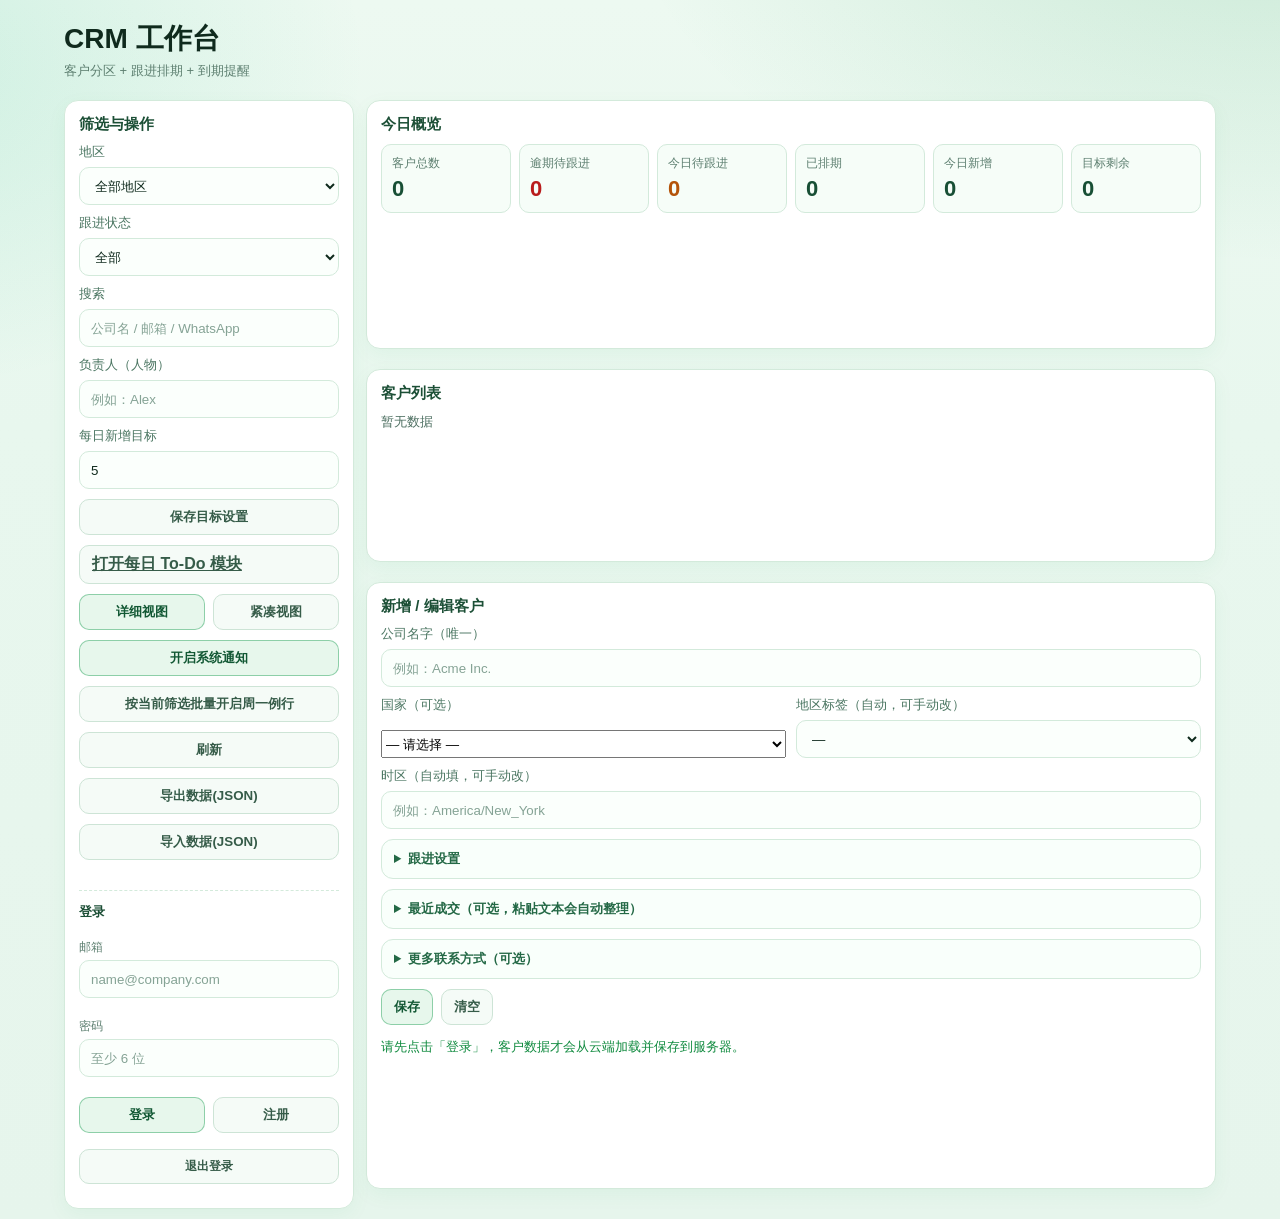
<file: index.html>
<!doctype html>
<html lang="zh-CN">
  <head>
    <meta charset="UTF-8" />
    <meta name="viewport" content="width=device-width, initial-scale=1.0" />
    <title>CRM</title>
    <meta http-equiv="refresh" content="0; url=./backend/static/index.html?v=20260428h" />
    <script>
      location.replace("./backend/static/index.html?v=20260428h");
    </script>
  </head>
  <body>
    <p>正在跳转到 CRM 页面...</p>
    <p><a href="./backend/static/index.html?v=20260428h">如果没有自动跳转，点这里</a></p>
  </body>
 </html>
</file>
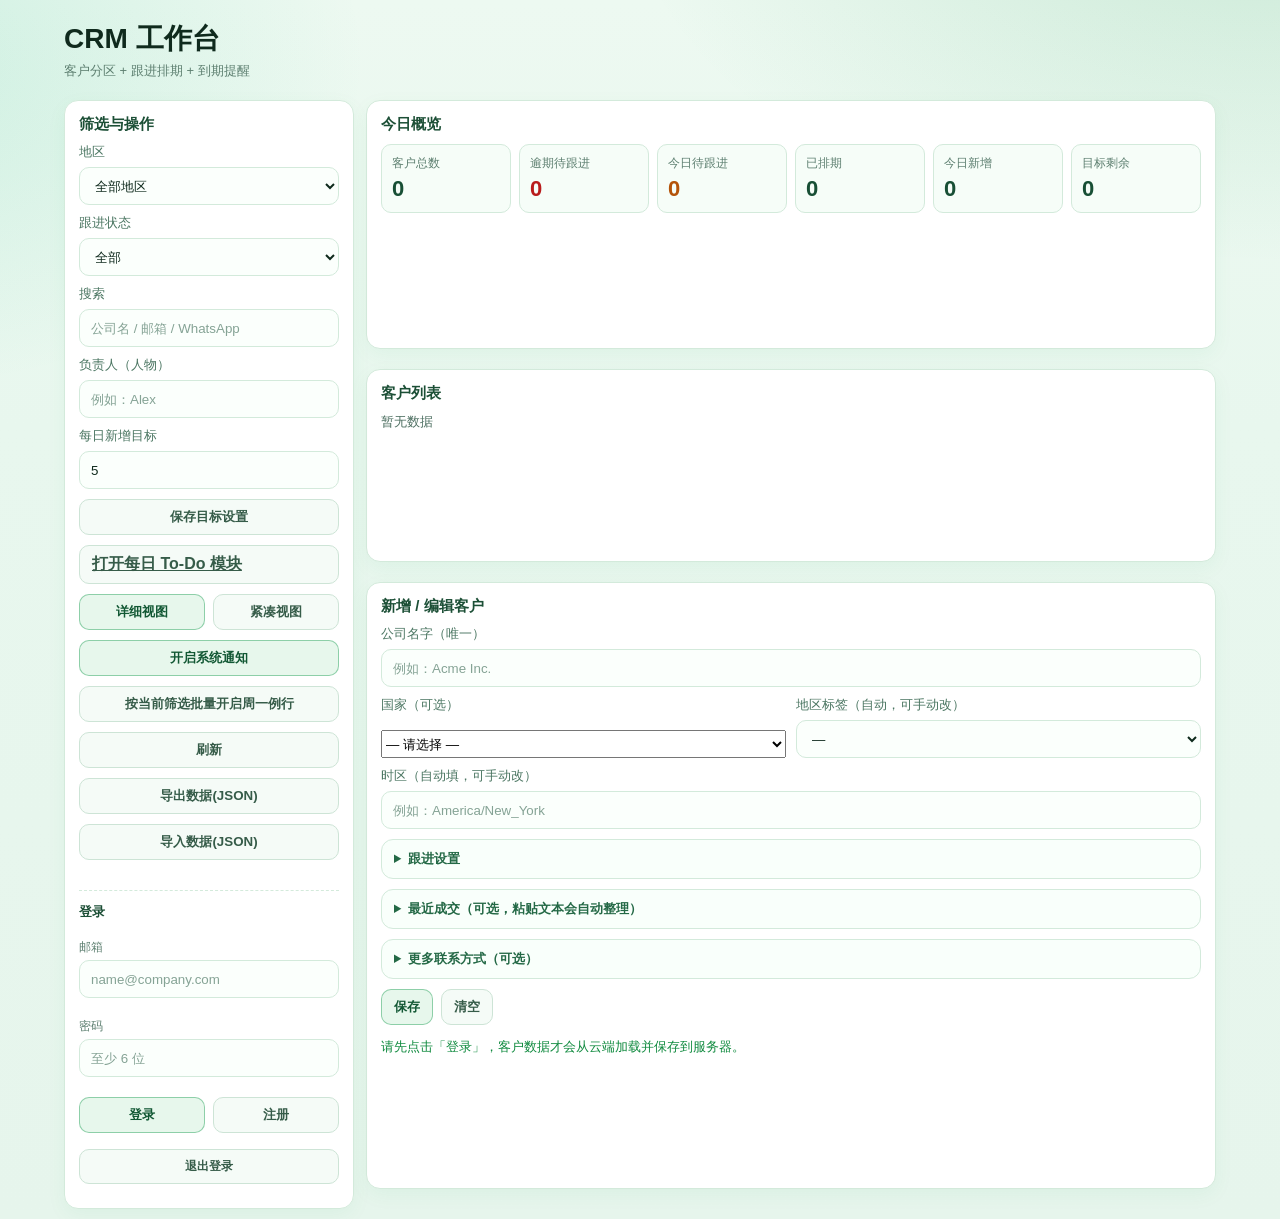
<file: backend/static/index.html>
<!doctype html>
<html lang="zh-CN">
  <head>
    <meta charset="UTF-8" />
    <meta name="viewport" content="width=device-width, initial-scale=1.0" />
    <meta http-equiv="Cache-Control" content="no-cache, no-store, must-revalidate" />
    <meta http-equiv="Pragma" content="no-cache" />
    <meta http-equiv="Expires" content="0" />
    <title>CRM（公司）- 上班时间提醒</title>
    <script>
      (function () {
        try {
          var t = Date.parse(document.lastModified);
          window.__CRM_ASSET_V =
            (!Number.isNaN(t) ? String(t) : String(Date.now())) + "-v6";
        } catch (e) {
          window.__CRM_ASSET_V = String(Date.now()) + "-v6";
        }
        document.write(
          '<link rel="stylesheet" href="./styles.css?v=' +
            encodeURIComponent(window.__CRM_ASSET_V) +
            '">'
        );
      })();
    </script>
  </head>
  <body>
    <main class="wrap">
      <header class="header">
        <div>
          <h1>CRM 工作台</h1>
          <p class="sub">客户分区 + 跟进排期 + 到期提醒</p>
        </div>
      </header>

      <section class="app-shell">
        <aside class="panel sidebar">
          <h2>筛选与操作</h2>
          <div class="sidebar-block">
            <label>
              地区
              <select id="regionFilter" class="select">
                <option value="">全部地区</option>
                <option value="东南亚">东南亚</option>
                <option value="南亚">南亚</option>
                <option value="欧美澳">欧美澳</option>
                <option value="中东">中东</option>
                <option value="中亚">中亚</option>
                <option value="非洲">非洲</option>
                <option value="中南美">中南美</option>
              </select>
            </label>
            <label>
              跟进状态
              <select id="followStatusFilter" class="select">
                <option value="">全部</option>
                <option value="overdue">逾期</option>
                <option value="today">今日待跟进</option>
                <option value="scheduled">已排期</option>
                <option value="none">未设置</option>
              </select>
            </label>
            <label>
              搜索
              <input id="search" class="input" placeholder="公司名 / 邮箱 / WhatsApp" />
            </label>
          </div>
          <div class="sidebar-block">
            <label>
              负责人（人物）
              <input id="ownerName" class="input" placeholder="例如：Alex" />
            </label>
            <label>
              每日新增目标
              <input id="dailyTarget" class="input" type="number" min="1" step="1" value="5" />
            </label>
            <button id="btnSaveDailySettings" class="btn btn-secondary">保存目标设置</button>
          </div>
          <div class="sidebar-block">
            <a id="crmNavTodo" class="btn btn-secondary" href="./todo.html">打开每日 To-Do 模块</a>
            <div class="view-toggle">
              <button id="btnViewDetailed" class="btn">详细视图</button>
              <button id="btnViewCompact" class="btn btn-secondary">紧凑视图</button>
            </div>
            <button id="btnEnableNotif" class="btn">开启系统通知</button>
            <button id="btnBatchEnableMonday" class="btn btn-secondary">按当前筛选批量开启周一例行</button>
            <button id="btnRefresh" class="btn btn-secondary">刷新</button>
            <button id="btnExportData" class="btn btn-secondary">导出数据(JSON)</button>
            <button id="btnImportData" class="btn btn-secondary">导入数据(JSON)</button>
            <input id="importDataFile" type="file" accept="application/json" style="display:none;" />
          </div>
          <div class="sidebar-block sidebar-cloud">
            <h3 class="sidebar-subh">登录</h3>
            <label class="label-compact"
              >邮箱
              <input
                id="crmLoginEmail"
                class="input"
                type="email"
                inputmode="email"
                placeholder="name@company.com"
                autocomplete="email"
              />
            </label>
            <label class="label-compact"
              >密码
              <input
                id="crmLoginPassword"
                class="input"
                type="password"
                placeholder="至少 6 位"
                autocomplete="current-password"
              />
            </label>
            <div class="auth-btn-row">
              <button type="button" id="btnAuthLogin" class="btn">登录</button>
              <button type="button" id="btnAuthRegister" class="btn btn-secondary">注册</button>
            </div>
            <button type="button" id="btnAuthLogout" class="btn btn-secondary btn-compact">退出登录</button>
          </div>
        </aside>

        <div class="main-content">
          <section class="panel">
            <h2>今日概览</h2>
            <div class="stats-grid">
              <div class="stat-card">
                <div class="stat-label">客户总数</div>
                <div id="statTotal" class="stat-value">0</div>
              </div>
              <div class="stat-card">
                <div class="stat-label">逾期待跟进</div>
                <div id="statOverdue" class="stat-value danger">0</div>
              </div>
              <div class="stat-card">
                <div class="stat-label">今日待跟进</div>
                <div id="statToday" class="stat-value warn">0</div>
              </div>
              <div class="stat-card">
                <div class="stat-label">已排期</div>
                <div id="statScheduled" class="stat-value">0</div>
              </div>
              <div class="stat-card">
                <div class="stat-label">今日新增</div>
                <div id="statTodayNew" class="stat-value">0</div>
              </div>
              <div class="stat-card">
                <div class="stat-label">目标剩余</div>
                <div id="statGoalLeft" class="stat-value">0</div>
              </div>
            </div>
            <p id="dailyGoalHint" class="sub"></p>
          </section>

          <section class="panel">
            <h2>客户列表</h2>
            <div id="listDetailLayout" class="list-detail-layout">
              <div id="list" class="list"></div>
              <aside id="detailPanel" class="detail-side" style="display:none;">
                <h2>客户详情</h2>
                <div id="detailContent" class="detail-grid"></div>
                <div class="form-actions" style="margin-top:10px;">
                  <button id="btnDetailEdit" class="btn btn-secondary" type="button">编辑此客户</button>
                </div>
              </aside>
            </div>
          </section>

          <section id="editPanel" class="panel">
        <h2>新增 / 编辑客户</h2>
        <form id="companyForm" class="form">
          <input type="hidden" id="id" />

          <label>
            公司名字（唯一）
            <input id="name" required maxlength="255" placeholder="例如：Acme Inc." />
          </label>

          <div class="grid2">
            <label>
              国家（可选）
              <select id="country_code">
                <option value="">— 请选择 —</option>
              </select>
            </label>
            <label>
              地区标签（自动，可手动改）
              <select id="region" class="select">
                <option value="">—</option>
                <option value="东南亚">东南亚</option>
                <option value="南亚">南亚</option>
                <option value="欧美澳">欧美澳</option>
                <option value="中东">中东</option>
                <option value="中亚">中亚</option>
                <option value="非洲">非洲</option>
                <option value="中南美">中南美</option>
              </select>
            </label>
          </div>

          <label>
            时区（自动填，可手动改）
            <input id="timezone" list="tzlist" required maxlength="64" placeholder="例如：America/New_York" />
            <datalist id="tzlist"></datalist>
          </label>

          <details class="details">
            <summary>跟进设置</summary>
            <div class="details-body">
              <div class="grid2">
                <label>
                  跟进阶段
                  <select id="follow_up_stage" class="select">
                    <option value="新线索">新线索（1天）</option>
                    <option value="已联系">已联系（3天）</option>
                    <option value="需求确认">需求确认（3天）</option>
                    <option value="已报价">已报价（2天）</option>
                    <option value="谈判中">谈判中（2天）</option>
                    <option value="成交">成交（30天回访）</option>
                    <option value="暂停">暂停（不提醒）</option>
                  </select>
                </label>
                <label>
                  下次跟进时间
                  <input id="next_follow_up_at" type="datetime-local" />
                </label>
              </div>
              <label>
                最近跟进时间
                <input id="last_follow_up_at" type="datetime-local" />
              </label>
              <div class="grid2">
                <label>
                  跟进渠道
                  <select id="last_follow_up_channel" class="select">
                    <option value="">— 请选择 —</option>
                    <option value="领英私信">领英私信</option>
                    <option value="WhatsApp">WhatsApp</option>
                    <option value="邮件">邮件</option>
                    <option value="电话">电话</option>
                    <option value="其他">其他</option>
                  </select>
                </label>
                <label>
                  跟进备注
                  <textarea id="last_follow_up_note" rows="2" placeholder="记录本次跟进内容..."></textarea>
                </label>
              </div>
              <div class="grid2">
                <label>
                  周一例行
                  <select id="monday_routine_enabled" class="select">
                    <option value="">关闭</option>
                    <option value="1">开启（每周一）</option>
                  </select>
                </label>
                <label>
                  下次周一例行时间
                  <input id="monday_next_follow_up_at" type="datetime-local" />
                </label>
              </div>
              <label>
                周一例行最近时间
                <input id="monday_last_follow_up_at" type="datetime-local" />
              </label>
              <label>
                周一例行最近备注
                <textarea id="monday_last_follow_up_note" rows="2" placeholder="例如：发行业研视频"></textarea>
              </label>
            </div>
          </details>

          <details class="details">
            <summary>最近成交（可选，粘贴文本会自动整理）</summary>
            <div class="details-body">
              <label>
                粘贴文本
                <textarea id="last_won_raw" rows="3" placeholder="把成交信息整段复制粘贴到这里，例如：&#10;2026/03/20 HS: 390120 数量 500kg 单价 $1.2/kg 供应商：ABC"></textarea>
              </label>

              <div class="grid2">
                <label>
                  成交时间（解析结果）
                  <input id="last_won_time" type="datetime-local" />
                </label>
                <label>
                  供应商（解析结果）
                  <input id="last_won_supplier" placeholder="例如：ABC" />
                </label>
              </div>

              <div class="grid2">
                <label>
                  海关编码（HS，解析结果）
                  <input id="last_won_product" placeholder="例如：390120" />
                </label>
                <label>
                  数量（吨，解析结果）
                  <input id="last_won_qty" placeholder="例如：0.5吨" />
                </label>
              </div>

              <label>
                单价（每吨，解析结果）
                <input id="last_won_unit_price" placeholder="例如：1200 USD/吨" />
              </label>
            </div>
          </details>

          <details class="details">
            <summary>更多联系方式（可选）</summary>
            <div class="details-body">
              <label>
                领英链接（可选）
                <input id="linkedin_url" maxlength="512" placeholder="https://www.linkedin.com/company/..." />
              </label>

              <label>
                官网链接（可选）
                <input id="website_url" maxlength="512" placeholder="https://example.com" />
              </label>

              <div class="grid2">
                <label>
                  邮箱（可选）
                  <input id="email" maxlength="255" placeholder="name@example.com" />
                </label>
                <label>
                  WhatsApp（可选）
                  <input id="whatsapp" maxlength="64" placeholder="+14155552671" />
                </label>
              </div>
              <label>
                微信（可选）
                <input id="wechat" maxlength="128" placeholder="微信号 / WeChat ID" />
              </label>
            </div>
          </details>

          <div class="form-actions">
            <button class="btn" type="submit">保存</button>
            <button class="btn btn-secondary" id="btnReset" type="button">清空</button>
          </div>
          <p id="formMsg" class="msg"></p>
        </form>
          </section>
        </div>
      </section>
    </main>

    <script>
      window.CRM_API_BASE = "https://crm-sync.onrender.com";
      window.__CRM_ASSET_V = "20260428m";
      var a = document.getElementById("crmNavTodo");
      if (a) a.href = "./todo.html?v=20260428m";
    </script>
    <script src="./app.js?v=20260512e"></script>
  </body>
</html>
</file>
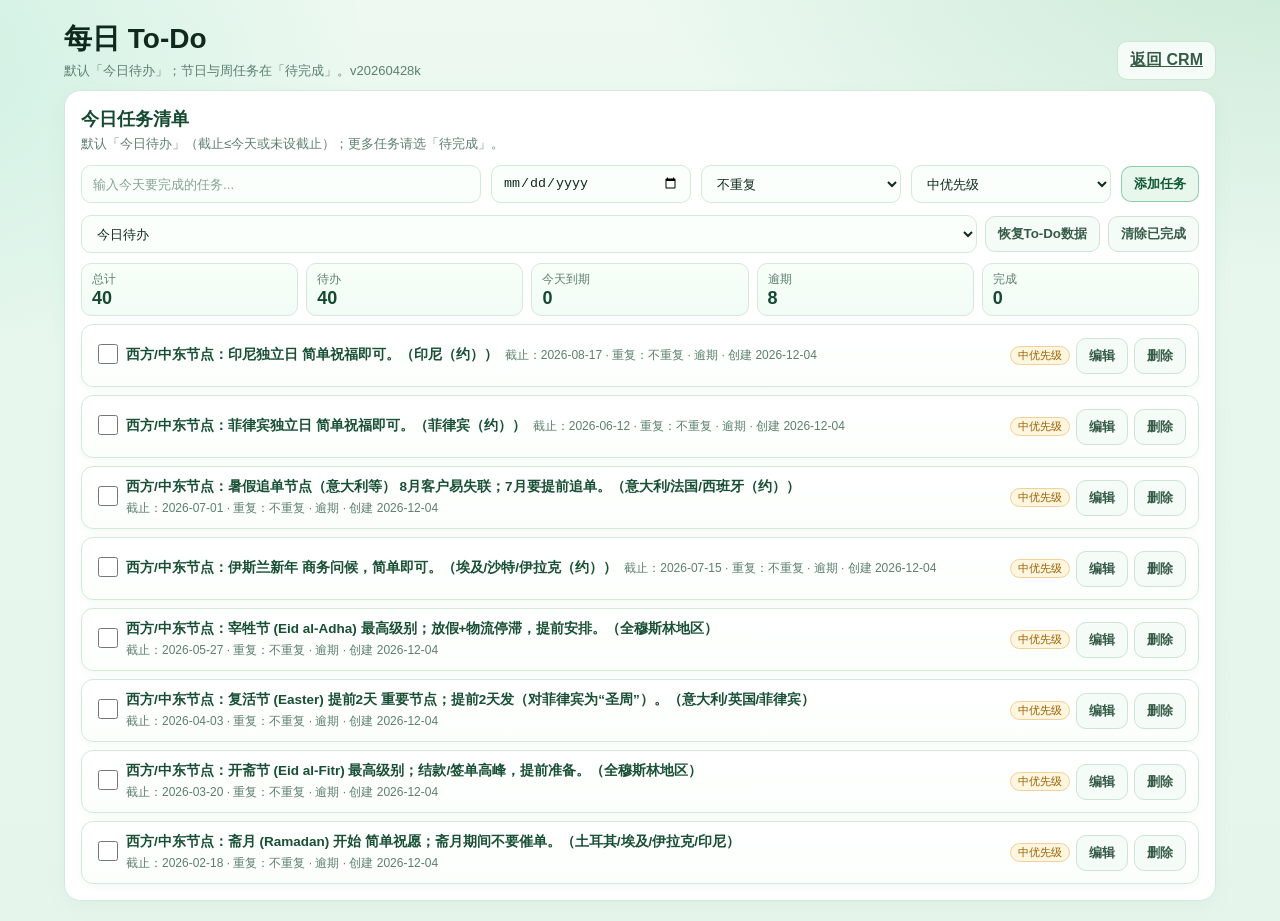
<file: backend/static/todo.html>
<!doctype html>
<html lang="zh-CN">
  <head>
    <meta charset="UTF-8" />
    <meta name="viewport" content="width=device-width, initial-scale=1.0" />
    <title>每日 To-Do</title>
    <meta http-equiv="Cache-Control" content="no-cache, no-store, must-revalidate" />
    <meta http-equiv="Pragma" content="no-cache" />
    <meta http-equiv="Expires" content="0" />
    <script>window.__CRM_ASSET_V = "20260428m";</script>
    <link rel="stylesheet" href="./styles.css?v=20260428m" />
  </head>
  <body>
    <main class="wrap">
      <header class="header">
        <div>
          <h1>每日 To-Do</h1>
          <p class="sub">默认「今日待办」；节日与周任务在「待完成」。v20260428k</p>
        </div>
        <a id="crmNavBack" class="btn btn-secondary" href="./index.html">返回 CRM</a>
      </header>

      <section class="panel todo-panel">
        <div class="todo-headline">
          <h2>今日任务清单</h2>
          <p class="sub">默认「今日待办」（截止≤今天或未设截止）；更多任务请选「待完成」。</p>
        </div>
        <form id="todoForm" class="todo-form">
          <input id="todoText" class="input" maxlength="160" placeholder="输入今天要完成的任务..." required />
          <input id="todoDueDate" class="input" type="date" />
          <select id="todoRepeat" class="select">
            <option value="none" selected>不重复</option>
            <option value="daily">每天</option>
            <option value="workday">工作日</option>
            <option value="weekly">每周</option>
            <option value="monthly">每月</option>
          </select>
          <select id="todoPriority" class="select">
            <option value="high">高优先级</option>
            <option value="medium" selected>中优先级</option>
            <option value="low">低优先级</option>
          </select>
          <div class="todo-form-actions">
            <button id="btnTodoAdd" class="btn" type="submit">添加任务</button>
            <button id="btnTodoCancelEdit" class="btn btn-secondary" type="button" hidden>取消编辑</button>
          </div>
        </form>

        <div class="todo-toolbar">
          <select id="todoFilter" class="select">
            <option value="today_do" selected>今日待办</option>
            <option value="all">全部</option>
            <option value="pending">待完成</option>
            <option value="today">今天到期</option>
            <option value="overdue">已逾期</option>
            <option value="done">已完成</option>
          </select>
          <button id="btnTodoRestore" class="btn btn-secondary" type="button">恢复To-Do数据</button>
          <button id="btnTodoClearDone" class="btn btn-secondary" type="button">清除已完成</button>
        </div>

        <div class="todo-stats-cards">
          <div class="todo-stat-card"><span>总计</span><strong id="todoStatTotal">0</strong></div>
          <div class="todo-stat-card"><span>待办</span><strong id="todoStatPending">0</strong></div>
          <div class="todo-stat-card"><span>今天到期</span><strong id="todoStatToday">0</strong></div>
          <div class="todo-stat-card"><span>逾期</span><strong id="todoStatOverdue">0</strong></div>
          <div class="todo-stat-card"><span>完成</span><strong id="todoStatDone">0</strong></div>
        </div>
        <div id="todoList" class="todo-list"></div>
      </section>
    </main>

    <script>
      (function () {
        var a = document.getElementById("crmNavBack");
        if (a) a.href = "./index.html?v=" + encodeURIComponent(window.__CRM_ASSET_V || "0");
      })();
    </script>
    <script src="./todo.js?v=20260428m" defer></script>
  </body>
 </html>
</file>
<file: backend/static/styles.css>
:root{
  --bg:#effaf3;
  --panel:#ffffff;
  --panel-soft:#f6fdf8;
  --text:#0f2a1d;
  --muted:#5d7f70;
  --line:#d3eadb;
  --accent:#1f9d55;
  --good:#159947;
  --bad:#7a8f85;
}

*{box-sizing:border-box}
body{
  margin:0;
  font-family:"Segoe UI","PingFang SC","Microsoft YaHei",Arial,sans-serif;
  color:var(--text);
  background:
    radial-gradient(1200px 700px at 100% -10%, rgba(31,157,85,.18), transparent 55%),
    radial-gradient(900px 600px at -10% 5%, rgba(16,185,129,.14), transparent 55%),
    linear-gradient(180deg,#edf9f1 0%,#e8f7ee 35%,#e6f5ec 100%);
}

.wrap{max-width:1180px;margin:20px auto;padding:0 14px}
.header{display:flex;align-items:flex-end;justify-content:space-between;gap:12px;margin-bottom:10px}
h1{margin:0;font-size:28px}
.sub{margin:4px 0 0;color:var(--muted);font-size:13px}

.app-shell{display:grid;grid-template-columns:290px 1fr;gap:12px}
.sidebar{position:sticky;top:12px;align-self:stretch;display:flex;flex-direction:column;min-height:0;height:100%}
.sidebar-block{display:grid;gap:10px;margin-bottom:10px}
.main-content{display:grid;gap:0}

.panel{
  background:var(--panel);
  border:1px solid var(--line);
  border-radius:14px;
  padding:14px;
  margin:10px 0;
  box-shadow:0 6px 20px rgba(21,153,71,.05);
}
.panel-focus{
  box-shadow:0 0 0 3px rgba(31,157,85,.22), 0 10px 24px rgba(21,153,71,.12);
  border-color:#7fc8a0;
}
h2{margin:0 0 10px;font-size:15px;color:#1c4f36}
.sidebar-subh{margin:0 0 8px;font-size:13px;font-weight:700;color:#1c4f36}
.sidebar-cloud .label-compact{display:block;font-size:12px;color:var(--muted);margin-top:10px}
.sidebar-cloud .label-compact:first-of-type{margin-top:0}
.sidebar-cloud .label-compact .input{margin-top:4px}
.btn-compact{margin-top:6px;padding:6px 10px;font-size:12px;width:100%}
.sidebar-cloud{margin-top:auto;padding-top:12px;border-top:1px dashed var(--line)}
.auth-btn-row{display:grid;grid-template-columns:1fr 1fr;gap:8px;margin-top:10px}

.stats-grid{display:grid;grid-template-columns:repeat(6,minmax(0,1fr));gap:8px}
.stat-card{border:1px solid var(--line);background:var(--panel-soft);border-radius:10px;padding:10px}
.stat-label{font-size:12px;color:var(--muted)}
.stat-value{font-size:22px;font-weight:700;margin-top:4px;color:#184f35}
.stat-value.warn{color:#b45309}
.stat-value.danger{color:#b91c1c}

.view-toggle{display:grid;grid-template-columns:1fr 1fr;gap:8px}
.input,.select,input,textarea{
  width:100%;
  min-height:38px;
  padding:8px 11px;
  border-radius:10px;
  border:1px solid var(--line);
  background:#fbfffc;
  color:var(--text);
}
textarea{min-height:78px;resize:vertical}
.input::placeholder,input::placeholder,textarea::placeholder{color:#85a395}
input:focus,textarea:focus,.input:focus,.select:focus{
  outline:2px solid rgba(31,157,85,.2);
  border-color:rgba(31,157,85,.55);
}

.btn{
  appearance:none;
  border:1px solid rgba(31,157,85,.45);
  background:#e7f7ec;
  color:#125834;
  padding:8px 12px;
  border-radius:10px;
  cursor:pointer;
  font-weight:700;
}
.btn:hover{background:#d6f2df}
.btn-secondary{
  border:1px solid #cde4d6;
  background:#f5fbf7;
  color:#365c49;
}
.btn-secondary:hover{background:#edf8f1}

.form{display:grid;gap:10px}
label{display:grid;gap:6px;color:#4b7662;font-size:12.5px}
.grid2{display:grid;gap:10px;grid-template-columns:1fr 1fr}
.form-actions{display:flex;gap:8px;align-items:center;flex-wrap:wrap}
.msg{margin:4px 0 0;color:#547462;font-size:12.5px;min-height:18px}
.msg.error{color:#b91c1c}
.msg.ok{color:#0f8a3e}

.details{
  border:1px solid var(--line);
  border-radius:12px;
  background:#f9fffb;
  padding:10px 12px;
}
.details>summary{cursor:pointer;color:#246946;font-size:13px;font-weight:700}
.details-body{margin-top:10px;display:grid;gap:10px}

.list{display:grid;gap:10px}
.list-detail-layout{
  display:grid;
  grid-template-columns: minmax(0, 1fr);
  gap:12px;
  align-items:start;
}
.list-detail-layout.detail-open{
  grid-template-columns: minmax(0, 1.6fr) minmax(320px, 0.9fr);
}
.detail-side{
  position:sticky;
  top:12px;
  border:1px solid var(--line);
  border-radius:12px;
  background:#f8fdf9;
  padding:10px;
}
.region-group{display:grid;gap:8px}
.region-toggle{
  width:100%;display:flex;align-items:center;justify-content:space-between;gap:10px;
  padding:10px 12px;border:1px solid var(--line);border-radius:12px;
  background:#f5fcf8;color:#14462e;cursor:pointer;font-weight:700;
}
.region-toggle:hover{border-color:#9ed1b4;background:#eff9f3}
.region-body{display:grid;gap:10px}

.row{
  display:grid;
  grid-template-columns:16px minmax(0,1.6fr) minmax(0,1.1fr) auto;
  gap:12px;align-items:start;padding:12px;
  border:1px solid var(--line);border-radius:12px;background:#ffffff;
}
.list.compact .row{grid-template-columns:16px minmax(0,1fr) auto}
.list.compact .row .meta:nth-of-type(n+2){display:none}

.dot{width:10px;height:10px;margin-top:5px;border-radius:999px;background:var(--bad);box-shadow:0 0 0 3px rgba(122,143,133,.18)}
.dot.good{background:var(--good);box-shadow:0 0 0 3px rgba(21,153,71,.18)}

.name{font-weight:700;line-height:1.35;margin-bottom:4px}
.name-btn{
  appearance:none;
  border:none;
  background:transparent;
  color:inherit;
  font:inherit;
  font-weight:700;
  padding:0;
  cursor:pointer;
  text-align:left;
}
.name-btn:hover{color:#0d5b34;text-decoration:underline}
.meta{color:#4d6f61;font-size:12.5px;line-height:1.45;white-space:normal;overflow-wrap:anywhere}
.actions{display:flex;gap:8px;justify-content:flex-end;flex-wrap:wrap}

.chip{
  display:inline-flex;align-items:center;
  padding:2px 8px;border-radius:999px;
  border:1px solid #b8dfc7;background:#eff9f3;color:#1a6b43;
  font-size:11.5px;white-space:nowrap;
}
.chip-warn{border-color:#f2d198;background:#fff6df;color:#9a5f00}
.chip-danger{border-color:#f2b7b7;background:#fff0f0;color:#a82828}

.mini-details{border:1px solid var(--line);border-radius:10px;background:#f8fdf9;padding:7px 9px}
.mini-details>summary{cursor:pointer;color:#2a6a49;font-size:12px;font-weight:700;list-style:none}
.mini-details>summary::-webkit-details-marker{display:none}
.mini-details-body{margin-top:6px;display:grid;gap:4px;color:#567a68;font-size:12px;white-space:normal}
.detail-grid{
  display:grid;
  grid-template-columns:1fr 1fr;
  gap:10px 14px;
}
.detail-item{
  border:1px solid var(--line);
  background:var(--panel-soft);
  border-radius:10px;
  padding:8px 10px;
}
.detail-label{font-size:12px;color:var(--muted)}
.detail-value{font-size:13px;color:#184f35;margin-top:4px;word-break:break-word}

.link{color:#137a45;text-decoration:none;border-bottom:1px dotted rgba(19,122,69,.45)}
.link:hover{color:#0d5b34}

.todo-panel{
  padding:16px;
  border-radius:16px;
}
.todo-headline{
  margin-bottom:12px;
}
.todo-headline h2{
  margin:0;
  font-size:18px;
  color:#154a31;
}
.todo-form{
  display:grid;
  gap:10px;
  grid-template-columns:minmax(220px,2fr) 1fr 1fr 1fr auto;
  margin-bottom:12px;
}
.todo-form-actions{display:flex;gap:8px;flex-wrap:wrap;align-items:center}
.todo-form.is-editing .todo-form-actions .btn[type="submit"]{min-width:5.5em}
.todo-toolbar{
  display:flex;
  flex-wrap:wrap;
  gap:8px;
  align-items:center;
  justify-content:flex-start;
  margin-bottom:10px;
}
.todo-toolbar #todoFilter{
  flex:1 1 200px;
  min-width:0;
  max-width:100%;
}
.todo-toolbar > .btn-secondary{
  flex:0 0 auto;
  white-space:nowrap;
}
.todo-stats-cards{
  display:grid;
  grid-template-columns:repeat(5,minmax(0,1fr));
  gap:8px;
  margin-bottom:8px;
}
.todo-stat-card{
  border:1px solid var(--line);
  background:linear-gradient(180deg,#f8fff9 0%, #f2fbf5 100%);
  border-radius:10px;
  padding:8px 10px;
  display:grid;
  gap:2px;
}
.todo-stat-card span{font-size:11.5px;color:var(--muted)}
.todo-stat-card strong{font-size:18px;color:#154a31;line-height:1}
.todo-list{display:grid;gap:8px}
.todo-empty{
  border:1px dashed var(--line);
  border-radius:10px;
  padding:12px;
  color:var(--muted);
  font-size:12.5px;
  background:#fbfffc;
}
.todo-item{
  display:grid;
  grid-template-columns:auto minmax(0,1fr) auto;
  gap:8px 12px;
  align-items:center;
  border:1px solid var(--line);
  border-radius:12px;
  padding:10px 12px;
  background:linear-gradient(180deg,#ffffff 0%, #fbfffc 100%);
  box-shadow:0 2px 8px rgba(21,153,71,.06);
}
.todo-item .todo-check{
  grid-column:1;
  margin-top:0;
  align-self:center;
}
.todo-item .todo-main{
  grid-column:2;
  min-width:0;
}
.todo-item .todo-actions{
  grid-column:3;
  justify-content:flex-end;
  flex-wrap:nowrap;
  gap:6px;
}
.todo-item.done{
  opacity:.68;
  background:#f8fcf9;
}
.todo-item.editing{
  border-color:#137a45;
  box-shadow:0 0 0 2px rgba(19,122,69,.16);
  background:#f6fffa;
}
.todo-main{min-width:0}
.todo-line{
  display:flex;
  flex-wrap:wrap;
  align-items:baseline;
  gap:0.15rem 0.45rem;
  line-height:1.4;
}
.todo-text{
  font-size:13.5px;
  font-weight:600;
  color:#184f35;
  word-break:break-word;
}
.todo-item.done .todo-text{text-decoration:line-through;font-weight:500}
.todo-meta{font-size:12px;color:var(--muted);font-weight:400}
.todo-priority{
  display:inline-flex;
  align-items:center;
  padding:1px 7px;
  border-radius:999px;
  border:1px solid var(--line);
  font-size:11px;
}
.todo-priority.high{border-color:#f2b7b7;background:#fff0f0;color:#a82828}
.todo-priority.medium{border-color:#f2d198;background:#fff6df;color:#9a5f00}
.todo-priority.low{border-color:#b8dfc7;background:#eff9f3;color:#1a6b43}
.todo-actions{display:flex;gap:8px;align-items:center}

@media (max-width: 980px){
  .app-shell{grid-template-columns:1fr}
  .sidebar{position:static;height:auto}
  .list-detail-layout{grid-template-columns:1fr}
  .detail-side{position:static}
  .stats-grid{grid-template-columns:1fr 1fr}
  .row{grid-template-columns:16px 1fr}
  .actions{justify-content:flex-start}
  .grid2{grid-template-columns:1fr}
  .detail-grid{grid-template-columns:1fr}
  .todo-form{grid-template-columns:1fr}
  .todo-toolbar{flex-direction:column;align-items:stretch}
  .todo-stats-cards{grid-template-columns:repeat(2,minmax(0,1fr))}
  .todo-item{
    grid-template-columns:auto minmax(0,1fr);
    grid-template-rows:auto auto;
    align-items:flex-start;
  }
  .todo-item .todo-actions{
    grid-column:1 / -1;
    grid-row:2;
    width:100%;
    justify-content:flex-end;
    flex-wrap:wrap;
  }
  .todo-item .todo-check{align-self:start;margin-top:2px}
}
</file>
